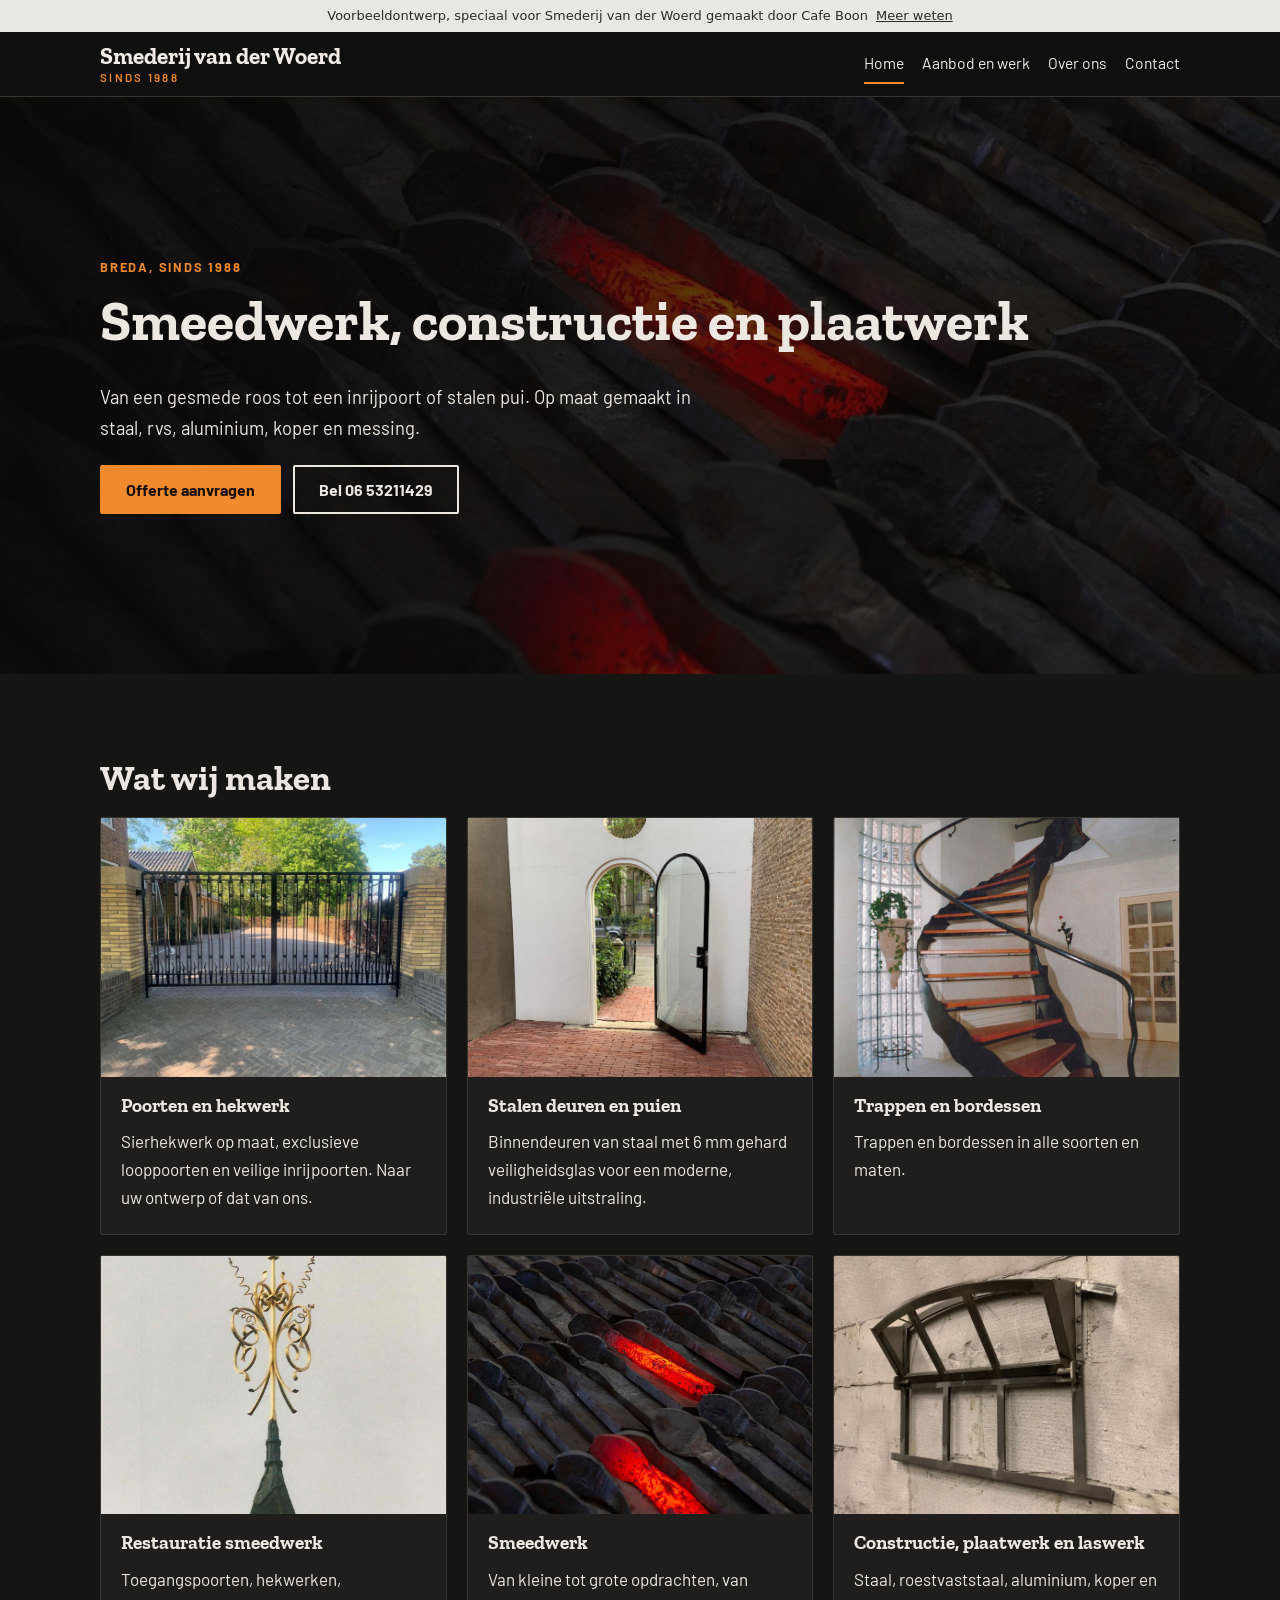
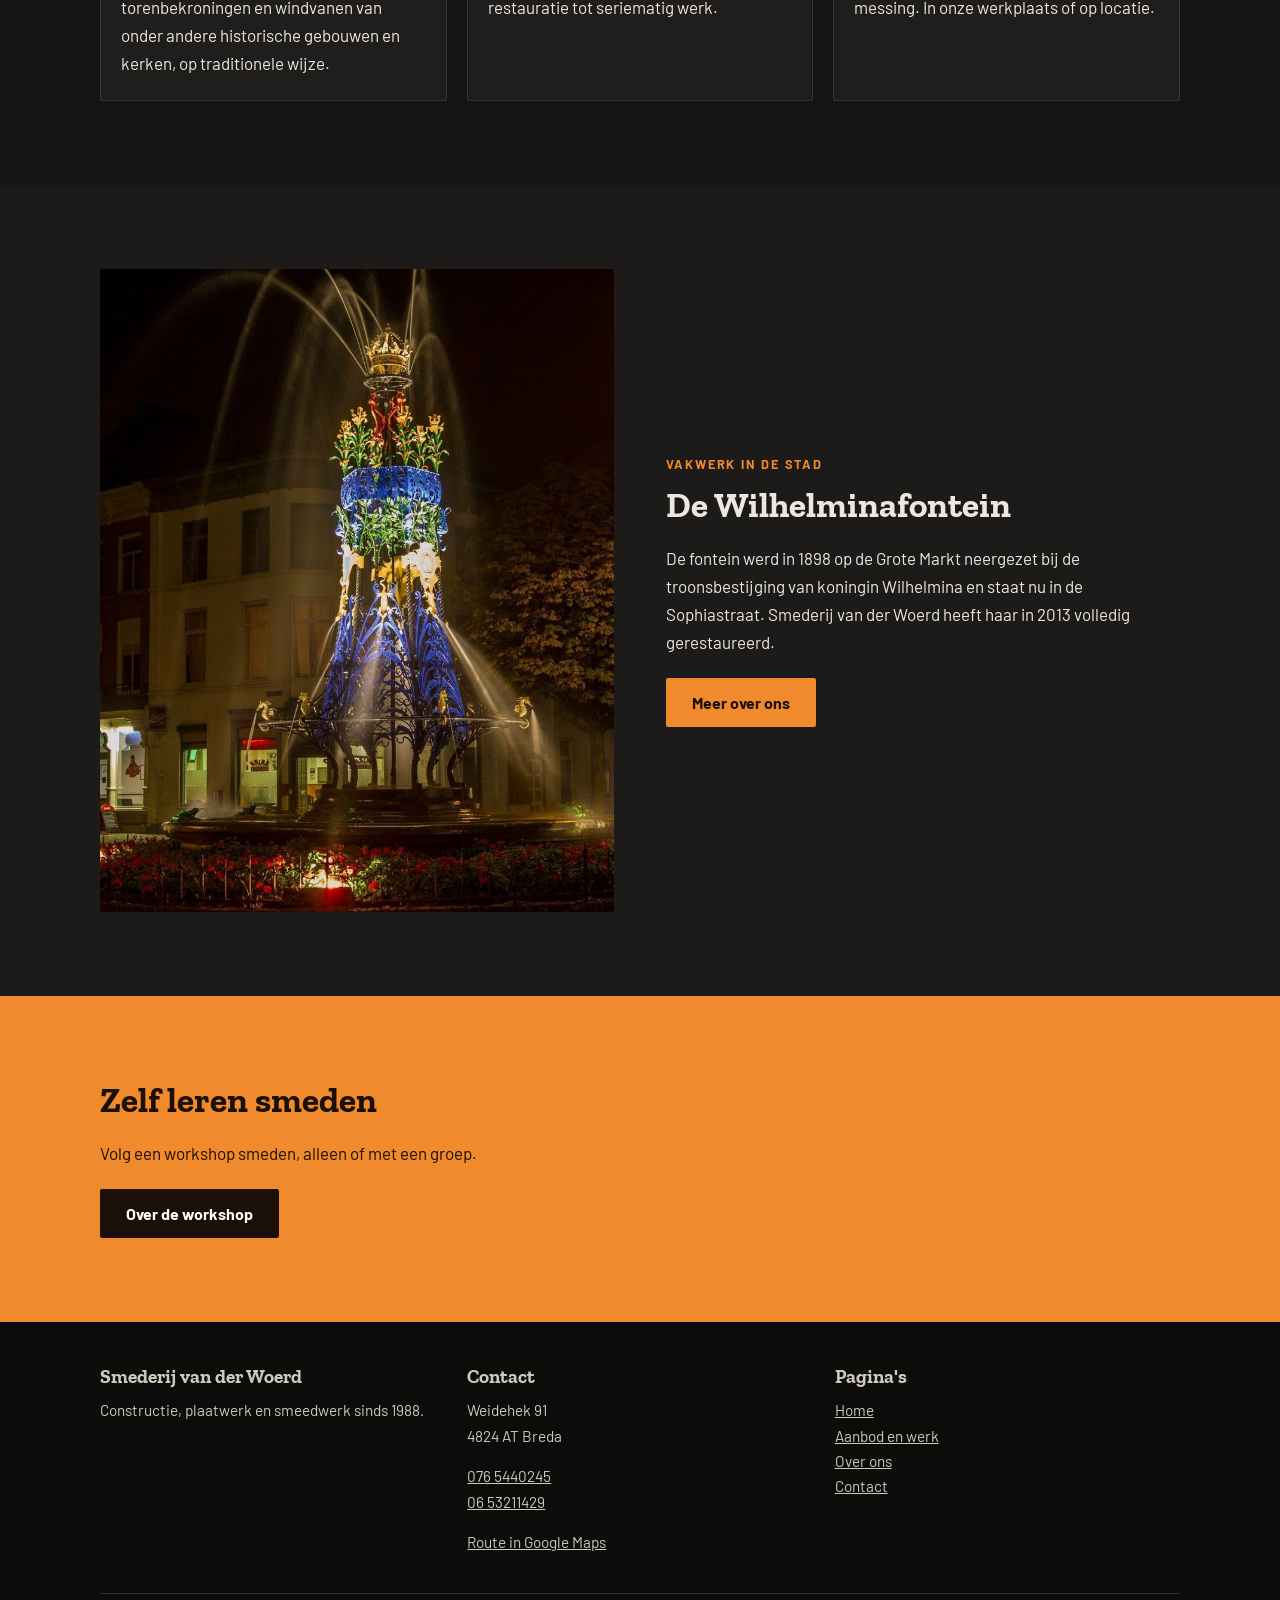
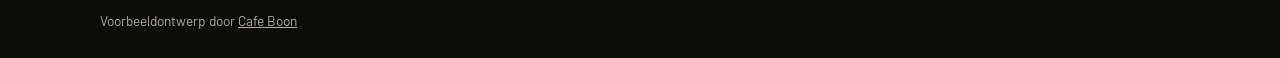
<file: index.html>
<!doctype html>
<html lang="nl">
<head>
<meta charset="utf-8">
<meta name="viewport" content="width=device-width, initial-scale=1">
<title>Smederij van der Woerd | Smeedwerk en constructie in Breda</title>
<meta name="description" content="Smederij in Breda sinds 1988 voor poorten, hekwerk, stalen deuren, trappen, restauratie en laswerk op maat.">
<meta name="robots" content="noindex">
<link rel="icon" href="images/favicon.png">
<meta property="og:title" content="Smederij van der Woerd | Smeedwerk en constructie in Breda">
<meta property="og:description" content="Smederij in Breda sinds 1988 voor poorten, hekwerk, stalen deuren, trappen, restauratie en laswerk op maat.">
<meta property="og:image" content="https://smederijvanderwoerd.cafeboon.com/images/og.jpg">
<meta property="og:type" content="website">
<link rel="preconnect" href="https://fonts.googleapis.com">
<link rel="preconnect" href="https://fonts.gstatic.com" crossorigin>
<link href="https://fonts.googleapis.com/css2?family=Zilla+Slab:wght@600;700&family=Barlow:wght@400;600;700&display=swap" rel="stylesheet">
<link rel="stylesheet" href="style.css">
</head>
<body>
<div class="vb-banner" role="note"><span>Voorbeeldontwerp, speciaal voor Smederij van der Woerd gemaakt door Cafe Boon</span><a href="https://cafeboon.com">Meer weten</a></div>
<header class="top"><div class="in"><a class="brand" href="index.html">Smederij van der Woerd<small>sinds 1988</small></a><nav><a href="index.html" aria-current="page">Home</a><a href="aanbod.html">Aanbod en werk</a><a href="over.html">Over ons</a><a href="contact.html">Contact</a></nav></div></header>
<main>
<section class="hero"><div class="wrap"><p class="kicker">Breda, sinds 1988</p><h1>Smeedwerk, constructie en plaatwerk</h1><p class="lead">Van een gesmede roos tot een inrijpoort of stalen pui. Op maat gemaakt in staal, rvs, aluminium, koper en messing.</p><div class="actions"><a class="btn" href="contact.html#formulier">Offerte aanvragen</a><a class="btn alt" href="tel:+31653211429">Bel 06 53211429</a></div></div></section><section class=""><div class="wrap"><h2>Wat wij maken</h2><div class="grid"><article class="card"><img src="images/poort.jpg" alt="Zwart smeedijzeren toegangspoort" loading="lazy"><div class="b"><h3>Poorten en hekwerk</h3><p>Sierhekwerk op maat, exclusieve looppoorten en veilige inrijpoorten. Naar uw ontwerp of dat van ons.</p></div></article><article class="card"><img src="images/ronde-deur.jpg" alt="Stalen deur met ronde bovenkant en glas" loading="lazy"><div class="b"><h3>Stalen deuren en puien</h3><p>Binnendeuren van staal met 6 mm gehard veiligheidsglas voor een moderne, industriële uitstraling.</p></div></article><article class="card"><img src="images/smeedtrap.jpg" alt="Gesmede wenteltrap met houten treden" loading="lazy"><div class="b"><h3>Trappen en bordessen</h3><p>Trappen en bordessen in alle soorten en maten.</p></div></article><article class="card"><img src="images/torenkroon.jpg" alt="Vergulde torenbekroning op een spits" loading="lazy"><div class="b"><h3>Restauratie smeedwerk</h3><p>Toegangspoorten, hekwerken, torenbekroningen en windvanen van onder andere historische gebouwen en kerken, op traditionele wijze.</p></div></article><article class="card"><img src="images/gloeiend-staal.jpg" alt="Gloeiend staal tijdens het smeden" loading="lazy"><div class="b"><h3>Smeedwerk</h3><p>Van kleine tot grote opdrachten, van restauratie tot seriematig werk.</p></div></article><article class="card"><img src="images/raam.jpg" alt="Stalen raam met boogvorm" loading="lazy"><div class="b"><h3>Constructie, plaatwerk en laswerk</h3><p>Staal, roestvaststaal, aluminium, koper en messing. In onze werkplaats of op locatie.</p></div></article></div></div></section><section class="soft"><div class="wrap"><div class="split"><div><img class="shot tall" src="images/fontein.jpg" alt="De Wilhelminafontein in Breda bij avond" loading="lazy"></div><div><p class="kicker">Vakwerk in de stad</p><h2>De Wilhelminafontein</h2><p>De fontein werd in 1898 op de Grote Markt neergezet bij de troonsbestijging van koningin Wilhelmina en staat nu in de Sophiastraat. Smederij van der Woerd heeft haar in 2013 volledig gerestaureerd.</p><div class="actions"><a class="btn" href="over.html">Meer over ons</a></div></div></div></div></section><section class="band"><div class="wrap"><h2>Zelf leren smeden</h2><p>Volg een workshop smeden, alleen of met een groep.</p><div class="actions"><a class="btn" href="aanbod.html#workshop">Over de workshop</a></div></div></section>
</main>
<footer><div class="wrap"><div class="cols"><div><h3>Smederij van der Woerd</h3><p>Constructie, plaatwerk en smeedwerk sinds 1988.</p></div><div><h3>Contact</h3><p>Weidehek 91<br>4824 AT Breda</p><p><a href="tel:+31765440245">076 5440245</a><br><a href="tel:+31653211429">06 53211429</a></p><p><a href="https://www.google.com/maps/search/?api=1&amp;query=Weidehek+91%2C+4824+AT+Breda">Route in Google Maps</a></p></div><div><h3>Pagina's</h3><p><a href="index.html">Home</a><br><a href="aanbod.html">Aanbod en werk</a><br><a href="over.html">Over ons</a><br><a href="contact.html">Contact</a></p></div></div>
<div class="credit">Voorbeeldontwerp door <a href="https://cafeboon.com">Cafe Boon</a></div></div></footer>
<script>
document.querySelectorAll('form.vf').forEach(function(f){f.addEventListener('submit',function(e){e.preventDefault();var o=f.querySelector('.vf-ok');if(o){o.classList.add('show');o.scrollIntoView({block:'center'});}f.reset();});});
</script>
</body>
</html>
</file>
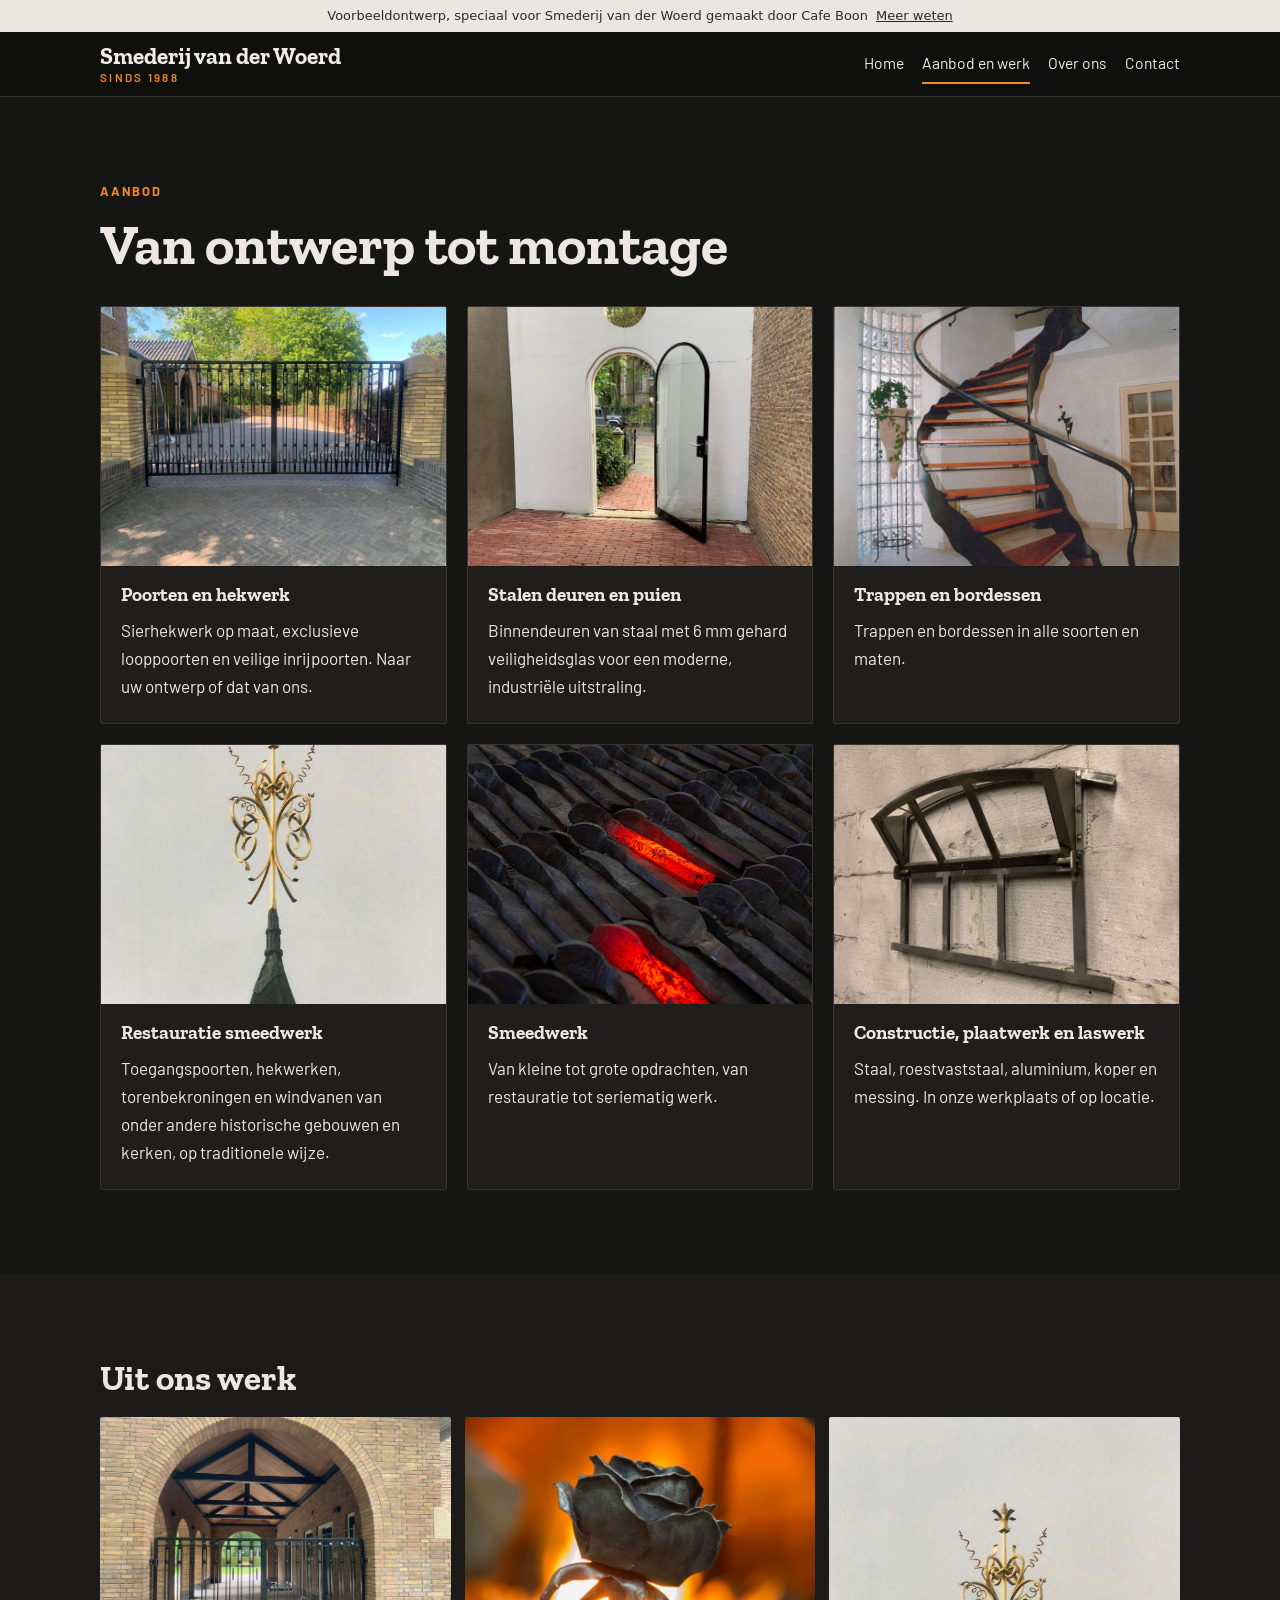
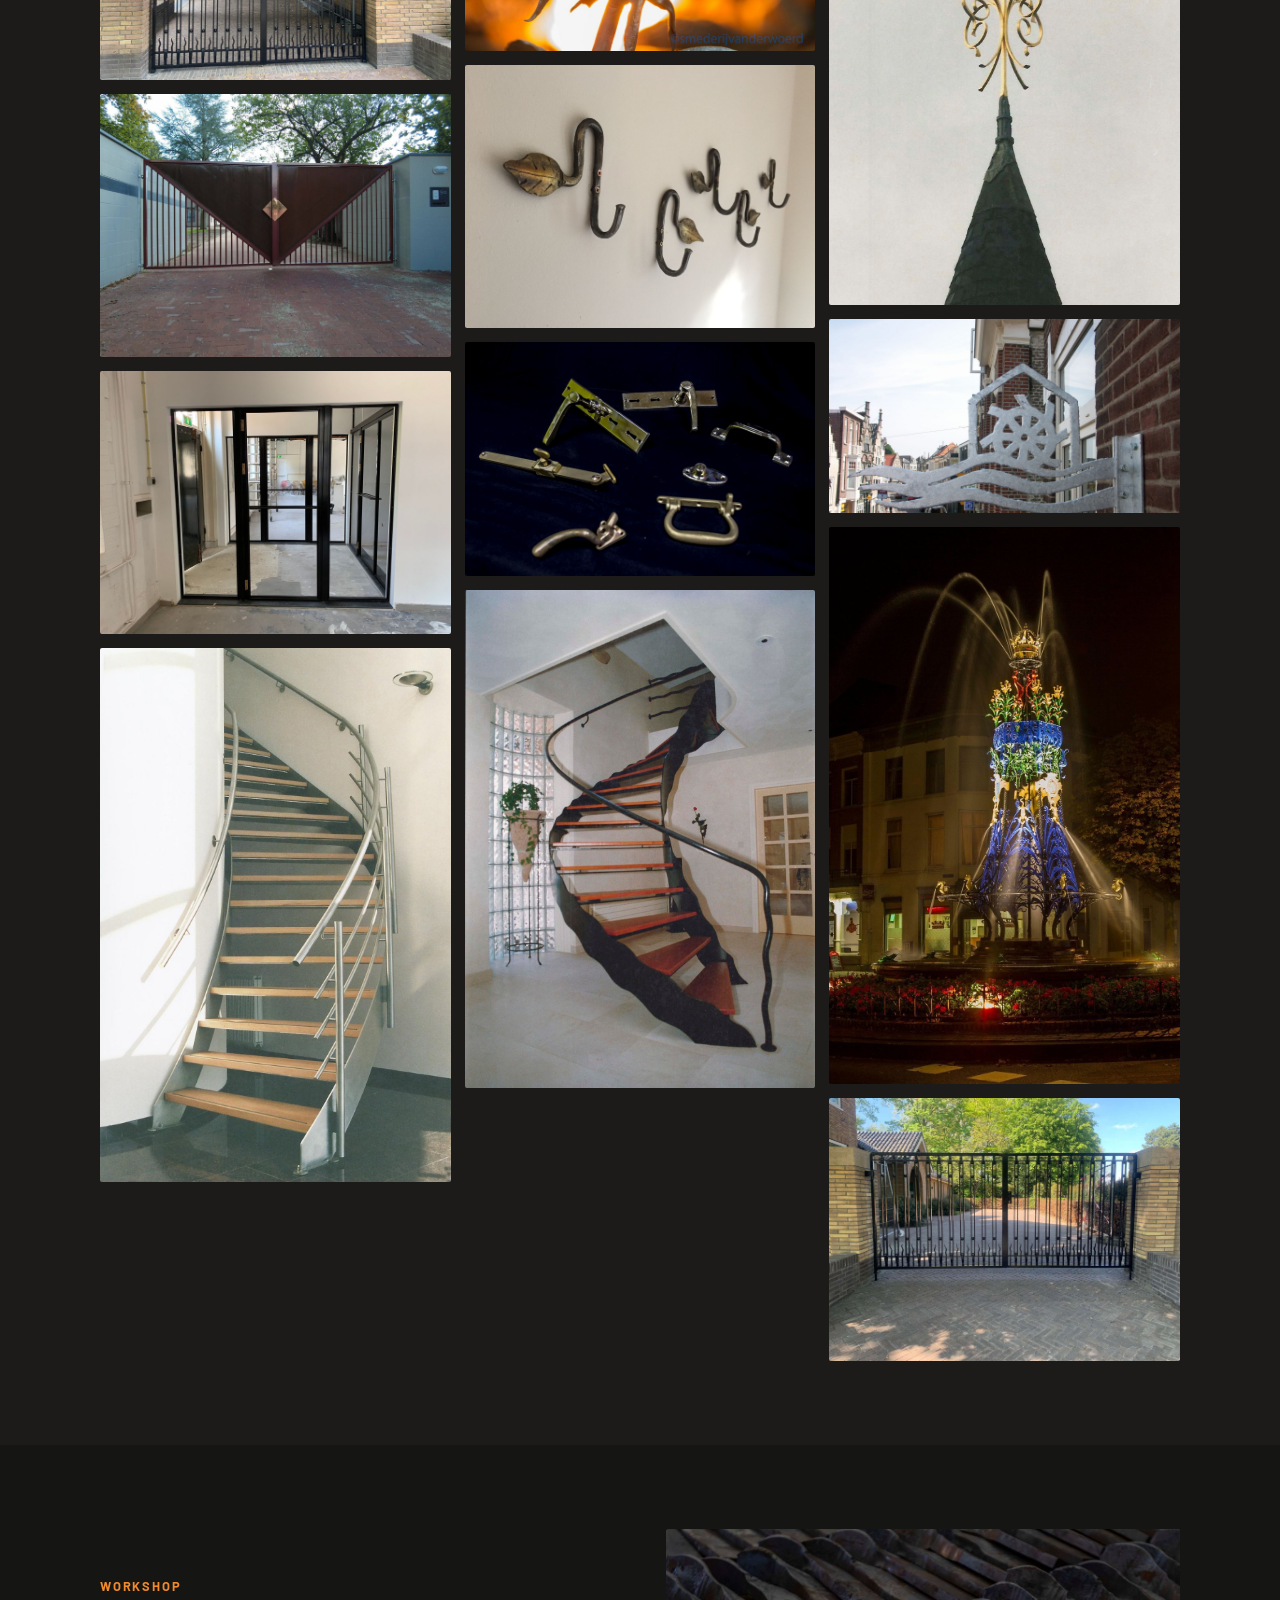
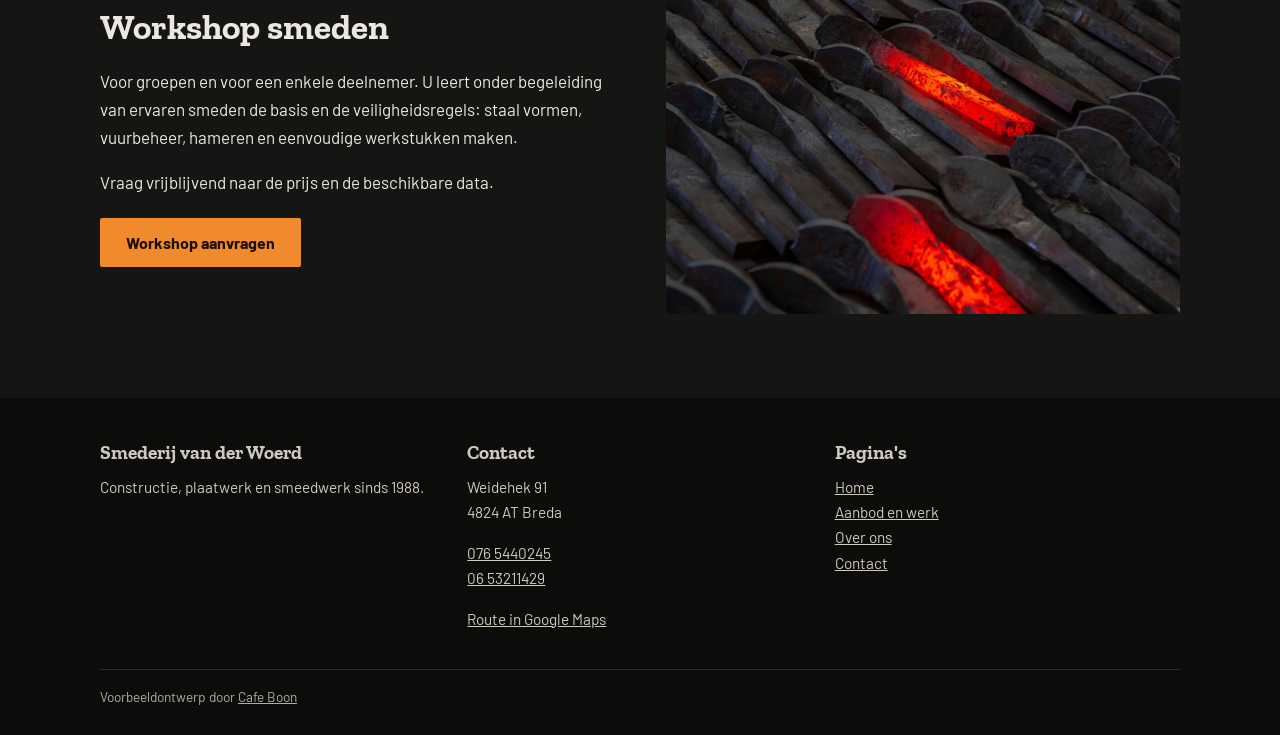
<file: aanbod.html>
<!doctype html>
<html lang="nl">
<head>
<meta charset="utf-8">
<meta name="viewport" content="width=device-width, initial-scale=1">
<title>Aanbod en werk | Smederij van der Woerd</title>
<meta name="description" content="Poorten, hekwerk, stalen deuren, trappen, restauratie, laswerk en workshops smeden.">
<meta name="robots" content="noindex">
<link rel="icon" href="images/favicon.png">
<meta property="og:title" content="Aanbod en werk | Smederij van der Woerd">
<meta property="og:description" content="Poorten, hekwerk, stalen deuren, trappen, restauratie, laswerk en workshops smeden.">
<meta property="og:image" content="https://smederijvanderwoerd.cafeboon.com/images/og.jpg">
<meta property="og:type" content="website">
<link rel="preconnect" href="https://fonts.googleapis.com">
<link rel="preconnect" href="https://fonts.gstatic.com" crossorigin>
<link href="https://fonts.googleapis.com/css2?family=Zilla+Slab:wght@600;700&family=Barlow:wght@400;600;700&display=swap" rel="stylesheet">
<link rel="stylesheet" href="style.css">
</head>
<body>
<div class="vb-banner" role="note"><span>Voorbeeldontwerp, speciaal voor Smederij van der Woerd gemaakt door Cafe Boon</span><a href="https://cafeboon.com">Meer weten</a></div>
<header class="top"><div class="in"><a class="brand" href="index.html">Smederij van der Woerd<small>sinds 1988</small></a><nav><a href="index.html">Home</a><a href="aanbod.html" aria-current="page">Aanbod en werk</a><a href="over.html">Over ons</a><a href="contact.html">Contact</a></nav></div></header>
<main>
<section class=""><div class="wrap"><p class="kicker">Aanbod</p><h1>Van ontwerp tot montage</h1><div class="grid"><article class="card"><img src="images/poort.jpg" alt="Zwart smeedijzeren toegangspoort" loading="lazy"><div class="b"><h3>Poorten en hekwerk</h3><p>Sierhekwerk op maat, exclusieve looppoorten en veilige inrijpoorten. Naar uw ontwerp of dat van ons.</p></div></article><article class="card"><img src="images/ronde-deur.jpg" alt="Stalen deur met ronde bovenkant en glas" loading="lazy"><div class="b"><h3>Stalen deuren en puien</h3><p>Binnendeuren van staal met 6 mm gehard veiligheidsglas voor een moderne, industriële uitstraling.</p></div></article><article class="card"><img src="images/smeedtrap.jpg" alt="Gesmede wenteltrap met houten treden" loading="lazy"><div class="b"><h3>Trappen en bordessen</h3><p>Trappen en bordessen in alle soorten en maten.</p></div></article><article class="card"><img src="images/torenkroon.jpg" alt="Vergulde torenbekroning op een spits" loading="lazy"><div class="b"><h3>Restauratie smeedwerk</h3><p>Toegangspoorten, hekwerken, torenbekroningen en windvanen van onder andere historische gebouwen en kerken, op traditionele wijze.</p></div></article><article class="card"><img src="images/gloeiend-staal.jpg" alt="Gloeiend staal tijdens het smeden" loading="lazy"><div class="b"><h3>Smeedwerk</h3><p>Van kleine tot grote opdrachten, van restauratie tot seriematig werk.</p></div></article><article class="card"><img src="images/raam.jpg" alt="Stalen raam met boogvorm" loading="lazy"><div class="b"><h3>Constructie, plaatwerk en laswerk</h3><p>Staal, roestvaststaal, aluminium, koper en messing. In onze werkplaats of op locatie.</p></div></article></div></div></section><section class="soft"><div class="wrap"><h2>Uit ons werk</h2><div class="mason"><img src="images/poort-boog.jpg" alt="Smeedijzeren poort onder een gemetselde boog" loading="lazy"><img src="images/schuifpoort.jpg" alt="Stalen poort met koperen ruit" loading="lazy"><img src="images/stalen-deuren.jpg" alt="Zwarte stalen deuren met glas" loading="lazy"><img src="images/wenteltrap.jpg" alt="Ronde trap met rvs leuning" loading="lazy"><img src="images/roos.jpg" alt="Gesmede roos" loading="lazy"><img src="images/haken.jpg" alt="Gesmede wandhaken met bladeren" loading="lazy"><img src="images/beslag.jpg" alt="Messing en stalen hang en sluitwerk" loading="lazy"><img src="images/smeedtrap.jpg" alt="Gesmede wenteltrap" loading="lazy"><img src="images/torenkroon.jpg" alt="Torenbekroning" loading="lazy"><img src="images/watermeter.jpg" alt="Kunstwerk De watermeter aan een gevel" loading="lazy"><img src="images/fontein.jpg" alt="De Wilhelminafontein in Breda bij avond" loading="lazy"><img src="images/poort.jpg" alt="Toegangspoort met twee vleugels" loading="lazy"></div></div></section><div id="workshop"></div><section class=""><div class="wrap"><div class="split"><div><p class="kicker">Workshop</p><h2>Workshop smeden</h2><p>Voor groepen en voor een enkele deelnemer. U leert onder begeleiding van ervaren smeden de basis en de veiligheidsregels: staal vormen, vuurbeheer, hameren en eenvoudige werkstukken maken.</p><p>Vraag vrijblijvend naar de prijs en de beschikbare data.</p><div class="actions"><a class="btn" href="contact.html#formulier">Workshop aanvragen</a></div></div><div><img class="shot" src="images/gloeiend-staal.jpg" alt="Gloeiend staal tijdens het smeden" loading="lazy"></div></div></div></section>
</main>
<footer><div class="wrap"><div class="cols"><div><h3>Smederij van der Woerd</h3><p>Constructie, plaatwerk en smeedwerk sinds 1988.</p></div><div><h3>Contact</h3><p>Weidehek 91<br>4824 AT Breda</p><p><a href="tel:+31765440245">076 5440245</a><br><a href="tel:+31653211429">06 53211429</a></p><p><a href="https://www.google.com/maps/search/?api=1&amp;query=Weidehek+91%2C+4824+AT+Breda">Route in Google Maps</a></p></div><div><h3>Pagina's</h3><p><a href="index.html">Home</a><br><a href="aanbod.html">Aanbod en werk</a><br><a href="over.html">Over ons</a><br><a href="contact.html">Contact</a></p></div></div>
<div class="credit">Voorbeeldontwerp door <a href="https://cafeboon.com">Cafe Boon</a></div></div></footer>
<script>
document.querySelectorAll('form.vf').forEach(function(f){f.addEventListener('submit',function(e){e.preventDefault();var o=f.querySelector('.vf-ok');if(o){o.classList.add('show');o.scrollIntoView({block:'center'});}f.reset();});});
</script>
</body>
</html>
</file>
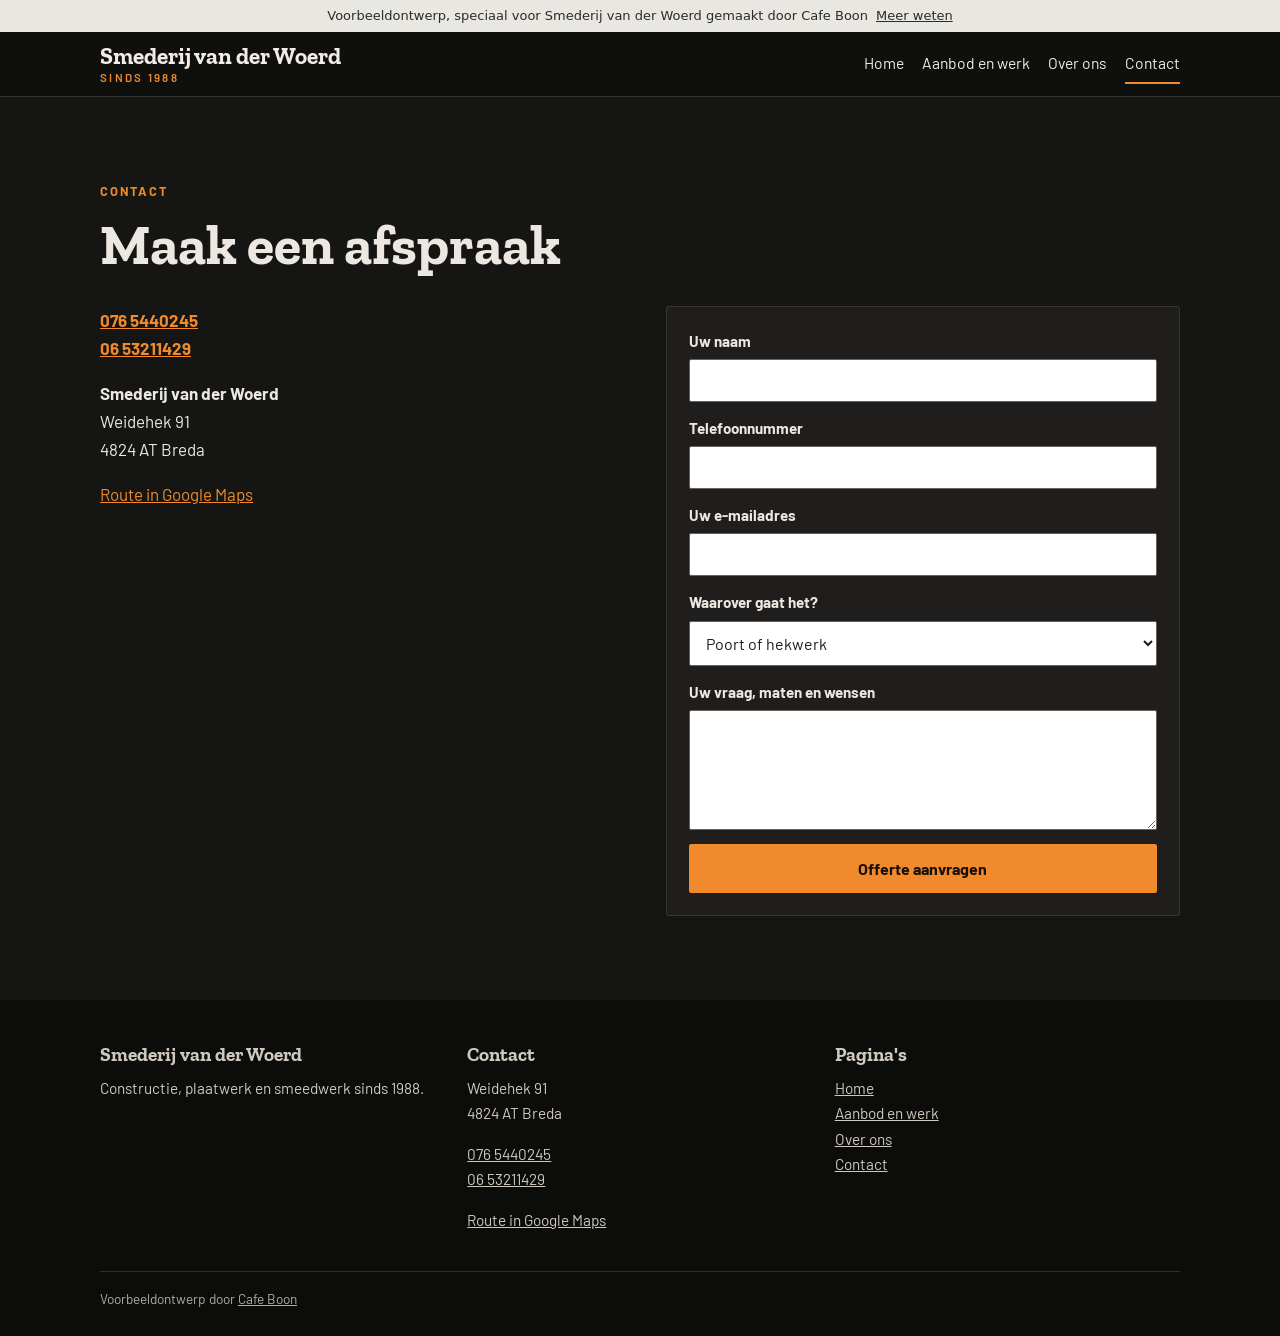
<file: contact.html>
<!doctype html>
<html lang="nl">
<head>
<meta charset="utf-8">
<meta name="viewport" content="width=device-width, initial-scale=1">
<title>Contact | Smederij van der Woerd</title>
<meta name="description" content="Bel 076 5440245 of 06 53211429 voor een afspraak, of vraag een offerte aan.">
<meta name="robots" content="noindex">
<link rel="icon" href="images/favicon.png">
<meta property="og:title" content="Contact | Smederij van der Woerd">
<meta property="og:description" content="Bel 076 5440245 of 06 53211429 voor een afspraak, of vraag een offerte aan.">
<meta property="og:image" content="https://smederijvanderwoerd.cafeboon.com/images/og.jpg">
<meta property="og:type" content="website">
<link rel="preconnect" href="https://fonts.googleapis.com">
<link rel="preconnect" href="https://fonts.gstatic.com" crossorigin>
<link href="https://fonts.googleapis.com/css2?family=Zilla+Slab:wght@600;700&family=Barlow:wght@400;600;700&display=swap" rel="stylesheet">
<link rel="stylesheet" href="style.css">
</head>
<body>
<div class="vb-banner" role="note"><span>Voorbeeldontwerp, speciaal voor Smederij van der Woerd gemaakt door Cafe Boon</span><a href="https://cafeboon.com">Meer weten</a></div>
<header class="top"><div class="in"><a class="brand" href="index.html">Smederij van der Woerd<small>sinds 1988</small></a><nav><a href="index.html">Home</a><a href="aanbod.html">Aanbod en werk</a><a href="over.html">Over ons</a><a href="contact.html" aria-current="page">Contact</a></nav></div></header>
<main>
<section class=""><div class="wrap"><p class="kicker">Contact</p><h1>Maak een afspraak</h1><div class="split" style="align-items:start"><div><p><strong><a href="tel:+31765440245">076 5440245</a><br><a href="tel:+31653211429">06 53211429</a></strong></p><p><strong>Smederij van der Woerd</strong><br>Weidehek 91<br>4824 AT Breda</p><p><a href="https://www.google.com/maps/search/?api=1&amp;query=Weidehek+91%2C+4824+AT+Breda">Route in Google Maps</a></p></div><div><form class="vf" id="formulier" action="#"><label>Uw naam<input type="text" name="naam" required></label><label>Telefoonnummer<input type="tel" name="tel"></label><label>Uw e-mailadres<input type="email" name="mail" required></label><label>Waarover gaat het?<select name="onderwerp"><option>Poort of hekwerk</option><option>Stalen deur of pui</option><option>Trap of bordes</option><option>Restauratie</option><option>Constructie, plaatwerk of laswerk</option><option>Workshop smeden</option><option>Iets anders</option></select></label><label>Uw vraag, maten en wensen<textarea name="bericht"></textarea></label><button class="btn" type="submit">Offerte aanvragen</button><div class="vf-ok" role="status">Dit is een voorbeeldwebsite van Cafe Boon. Er is niets verstuurd. Op de echte website komt uw bericht direct bij het bedrijf aan.</div></form></div></div></div></section>
</main>
<footer><div class="wrap"><div class="cols"><div><h3>Smederij van der Woerd</h3><p>Constructie, plaatwerk en smeedwerk sinds 1988.</p></div><div><h3>Contact</h3><p>Weidehek 91<br>4824 AT Breda</p><p><a href="tel:+31765440245">076 5440245</a><br><a href="tel:+31653211429">06 53211429</a></p><p><a href="https://www.google.com/maps/search/?api=1&amp;query=Weidehek+91%2C+4824+AT+Breda">Route in Google Maps</a></p></div><div><h3>Pagina's</h3><p><a href="index.html">Home</a><br><a href="aanbod.html">Aanbod en werk</a><br><a href="over.html">Over ons</a><br><a href="contact.html">Contact</a></p></div></div>
<div class="credit">Voorbeeldontwerp door <a href="https://cafeboon.com">Cafe Boon</a></div></div></footer>
<script>
document.querySelectorAll('form.vf').forEach(function(f){f.addEventListener('submit',function(e){e.preventDefault();var o=f.querySelector('.vf-ok');if(o){o.classList.add('show');o.scrollIntoView({block:'center'});}f.reset();});});
</script>
</body>
</html>
</file>
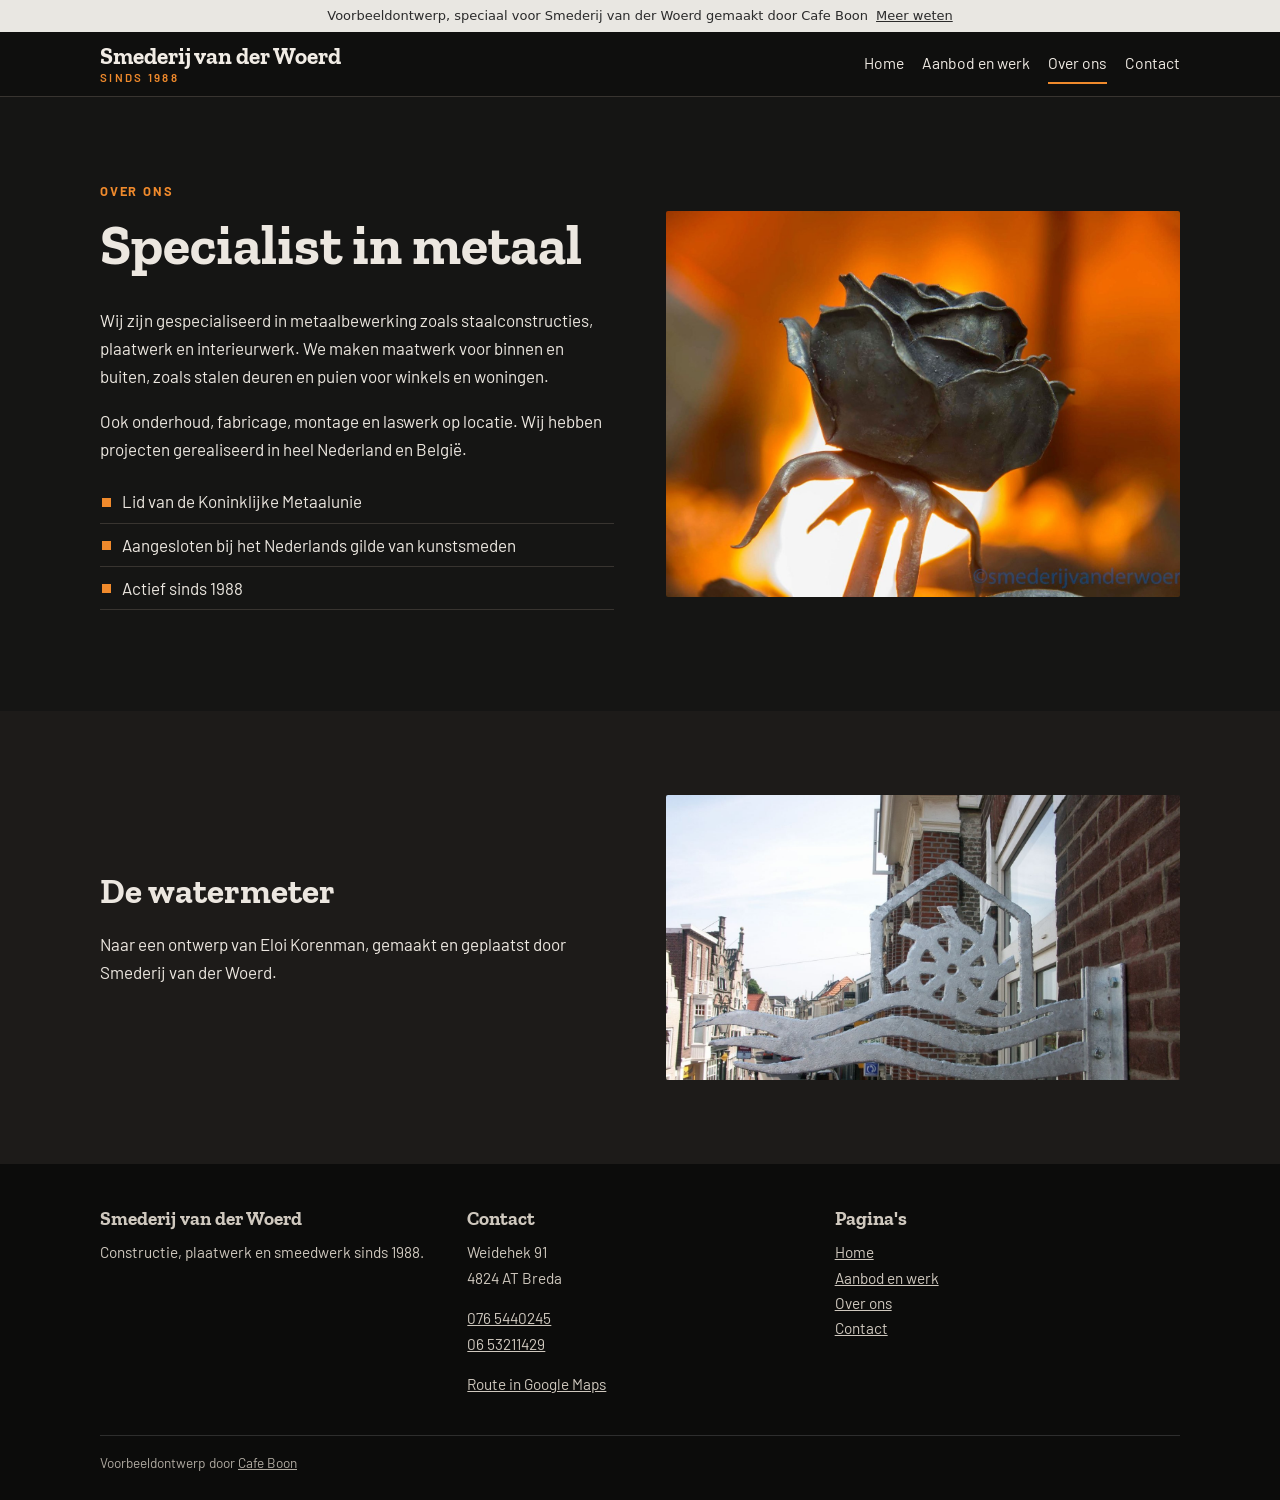
<file: over.html>
<!doctype html>
<html lang="nl">
<head>
<meta charset="utf-8">
<meta name="viewport" content="width=device-width, initial-scale=1">
<title>Over ons | Smederij van der Woerd</title>
<meta name="description" content="Metaalbewerking uit Breda sinds 1988, lid van de Koninklijke Metaalunie en het Nederlands gilde van kunstsmeden.">
<meta name="robots" content="noindex">
<link rel="icon" href="images/favicon.png">
<meta property="og:title" content="Over ons | Smederij van der Woerd">
<meta property="og:description" content="Metaalbewerking uit Breda sinds 1988, lid van de Koninklijke Metaalunie en het Nederlands gilde van kunstsmeden.">
<meta property="og:image" content="https://smederijvanderwoerd.cafeboon.com/images/og.jpg">
<meta property="og:type" content="website">
<link rel="preconnect" href="https://fonts.googleapis.com">
<link rel="preconnect" href="https://fonts.gstatic.com" crossorigin>
<link href="https://fonts.googleapis.com/css2?family=Zilla+Slab:wght@600;700&family=Barlow:wght@400;600;700&display=swap" rel="stylesheet">
<link rel="stylesheet" href="style.css">
</head>
<body>
<div class="vb-banner" role="note"><span>Voorbeeldontwerp, speciaal voor Smederij van der Woerd gemaakt door Cafe Boon</span><a href="https://cafeboon.com">Meer weten</a></div>
<header class="top"><div class="in"><a class="brand" href="index.html">Smederij van der Woerd<small>sinds 1988</small></a><nav><a href="index.html">Home</a><a href="aanbod.html">Aanbod en werk</a><a href="over.html" aria-current="page">Over ons</a><a href="contact.html">Contact</a></nav></div></header>
<main>
<section class=""><div class="wrap"><div class="split"><div><p class="kicker">Over ons</p><h1>Specialist in metaal</h1><p>Wij zijn gespecialiseerd in metaalbewerking zoals staalconstructies, plaatwerk en interieurwerk. We maken maatwerk voor binnen en buiten, zoals stalen deuren en puien voor winkels en woningen.</p><p>Ook onderhoud, fabricage, montage en laswerk op locatie. Wij hebben projecten gerealiseerd in heel Nederland en België.</p><ul class="ticks"><li>Lid van de Koninklijke Metaalunie</li><li>Aangesloten bij het Nederlands gilde van kunstsmeden</li><li>Actief sinds 1988</li></ul></div><div><img class="shot" src="images/roos.jpg" alt="Gesmede roos" loading="lazy"></div></div></div></section><section class="soft"><div class="wrap"><div class="split"><div><h2>De watermeter</h2><p>Naar een ontwerp van Eloi Korenman, gemaakt en geplaatst door Smederij van der Woerd.</p></div><div><img class="shot free" src="images/watermeter.jpg" alt="Kunstwerk De watermeter aan een gevel" loading="lazy"></div></div></div></section>
</main>
<footer><div class="wrap"><div class="cols"><div><h3>Smederij van der Woerd</h3><p>Constructie, plaatwerk en smeedwerk sinds 1988.</p></div><div><h3>Contact</h3><p>Weidehek 91<br>4824 AT Breda</p><p><a href="tel:+31765440245">076 5440245</a><br><a href="tel:+31653211429">06 53211429</a></p><p><a href="https://www.google.com/maps/search/?api=1&amp;query=Weidehek+91%2C+4824+AT+Breda">Route in Google Maps</a></p></div><div><h3>Pagina's</h3><p><a href="index.html">Home</a><br><a href="aanbod.html">Aanbod en werk</a><br><a href="over.html">Over ons</a><br><a href="contact.html">Contact</a></p></div></div>
<div class="credit">Voorbeeldontwerp door <a href="https://cafeboon.com">Cafe Boon</a></div></div></footer>
<script>
document.querySelectorAll('form.vf').forEach(function(f){f.addEventListener('submit',function(e){e.preventDefault();var o=f.querySelector('.vf-ok');if(o){o.classList.add('show');o.scrollIntoView({block:'center'});}f.reset();});});
</script>
</body>
</html>
</file>
<file: style.css>
:root{--bg:#151514;--ink:#ece7e0;--accent:#f08a2c;--on-accent:#1a1007;--line:#383430;--card:#201e1c;--soft:#1d1b19;--band:#f08a2c;--band-ink:#1a1007;--foot:#0c0c0b;--foot-ink:#cfc8be;--head-bg:#0f0f0e;--head-ink:#f1ece5;--radius:2px;--head:'Zilla Slab',serif;--body:'Barlow',sans-serif}
*{box-sizing:border-box}
html{scroll-behavior:smooth}
body{margin:0;background:var(--bg);color:var(--ink);font-family:var(--body);font-size:17px;line-height:1.65}
img{max-width:100%;display:block}
a{color:var(--accent)}
h1,h2,h3{font-family:var(--head);line-height:1.18;margin:0 0 .5em}
h1{font-size:clamp(2rem,5.4vw,3.5rem)}
h2{font-size:clamp(1.55rem,3.4vw,2.2rem)}
h3{font-size:1.2rem}
p{margin:0 0 1em}
.vb-banner{background:#e9e7e2;color:#2b2b2b;font:13px/1.4 system-ui,sans-serif;text-align:center;padding:7px 14px}
.vb-banner a{color:#2b2b2b;margin-left:8px;white-space:nowrap}
.wrap{max-width:1120px;margin:0 auto;padding:0 20px}
section{padding:clamp(44px,7vw,84px) 0}
.top{background:var(--head-bg);border-bottom:1px solid var(--line);z-index:20}
.top .in{max-width:1120px;margin:0 auto;padding:12px 20px;display:flex;flex-wrap:wrap;gap:8px 24px;align-items:center;justify-content:space-between}
.brand{text-decoration:none;color:var(--head-ink)}
nav{display:flex;flex-wrap:wrap;gap:4px 18px;align-items:center}
nav a{color:var(--head-ink);text-decoration:none;padding:6px 0;font-size:.98rem;border-bottom:2px solid transparent}
nav a[aria-current]{border-bottom-color:var(--accent)}
@media(min-width:760px){.top{position:sticky;top:0}}
.btn{display:inline-block;background:var(--accent);color:var(--on-accent);padding:13px 24px;border-radius:var(--radius);text-decoration:none;font-weight:700;border:2px solid var(--accent);font:700 1rem var(--body);cursor:pointer}
.btn.alt{background:transparent;color:inherit;border-color:currentColor}
.actions{display:flex;flex-wrap:wrap;gap:12px;margin-top:22px}
.kicker{text-transform:uppercase;letter-spacing:.14em;font-size:.8rem;color:var(--accent);font-weight:700;margin-bottom:10px}
.split{display:grid;grid-template-columns:1fr 1fr;gap:clamp(24px,4vw,56px);align-items:center}
.split>*,.grid>*{min-width:0}
.grid{display:grid;grid-template-columns:repeat(auto-fill,minmax(250px,1fr));gap:20px}
.card{background:var(--card);border:1px solid var(--line);border-radius:var(--radius);overflow:hidden}
.card img{width:100%;aspect-ratio:4/3;object-fit:cover}
.card .b{padding:18px 20px 6px}
.shot{width:100%;border-radius:var(--radius);aspect-ratio:4/3;object-fit:cover}
.shot.tall{aspect-ratio:4/5}
.shot.free{aspect-ratio:auto}
.band{background:var(--band);color:var(--band-ink)}
.band a:not(.btn){color:inherit}
.soft{background:var(--soft)}
ul.ticks{list-style:none;padding:0;margin:0 0 1em}
ul.ticks li{padding:7px 0 7px 22px;position:relative;border-bottom:1px solid var(--line)}
ul.ticks li:before{content:"";position:absolute;left:2px;top:1.05em;width:9px;height:9px;background:var(--accent)}
table.t{width:100%;border-collapse:collapse}
table.t th,table.t td{text-align:left;padding:11px 8px 11px 0;border-bottom:1px solid var(--line);vertical-align:top}
table.t td:last-child{text-align:right}
form.vf{display:grid;gap:14px;background:var(--card);color:var(--ink);border:1px solid var(--line);border-radius:var(--radius);padding:22px}
form.vf label{display:grid;gap:5px;font-size:.95rem;font-weight:700}
form.vf input,form.vf select,form.vf textarea{width:100%;font:400 1rem var(--body);padding:11px 12px;border:1px solid #b9b9b9;border-radius:var(--radius);background:#fff;color:#1c1c1c}
form.vf textarea{min-height:120px}
.vf-ok{display:none;background:#fff4d6;color:#3d2f00;border:1px solid #e5c76b;padding:12px 14px;border-radius:var(--radius)}
.vf-ok.show{display:block}
footer{background:var(--foot);color:var(--foot-ink);padding:44px 0 26px;font-size:.96rem}
footer a{color:inherit}
footer .cols{display:grid;grid-template-columns:repeat(auto-fit,minmax(220px,1fr));gap:22px}
.credit{border-top:1px solid rgba(128,128,128,.35);margin-top:22px;padding-top:16px;font-size:.85rem;opacity:.85}
@media(max-width:759px){.split{grid-template-columns:1fr}nav{gap:2px 14px}nav a{font-size:.92rem}}
.grid{grid-template-columns:repeat(auto-fill,minmax(300px,1fr))}.brand{font:700 1.45rem/1.1 var(--head)}.brand small{display:block;font:600 .72rem var(--body);letter-spacing:.2em;text-transform:uppercase;color:var(--accent)}
.hero{background:linear-gradient(90deg,rgba(10,9,8,.92),rgba(10,9,8,.45)),url(images/gloeiend-staal.jpg) center/cover;padding:clamp(70px,13vw,160px) 0}.hero .lead{max-width:34em;font-size:1.15rem}
.band .btn{background:#1a1007;color:#fff;border-color:#1a1007}
.mason{columns:3 240px;column-gap:14px}.mason img{width:100%;margin:0 0 14px;break-inside:avoid;border-radius:2px}
form.vf input,form.vf select,form.vf textarea{border-color:#6a625a}
</file>
